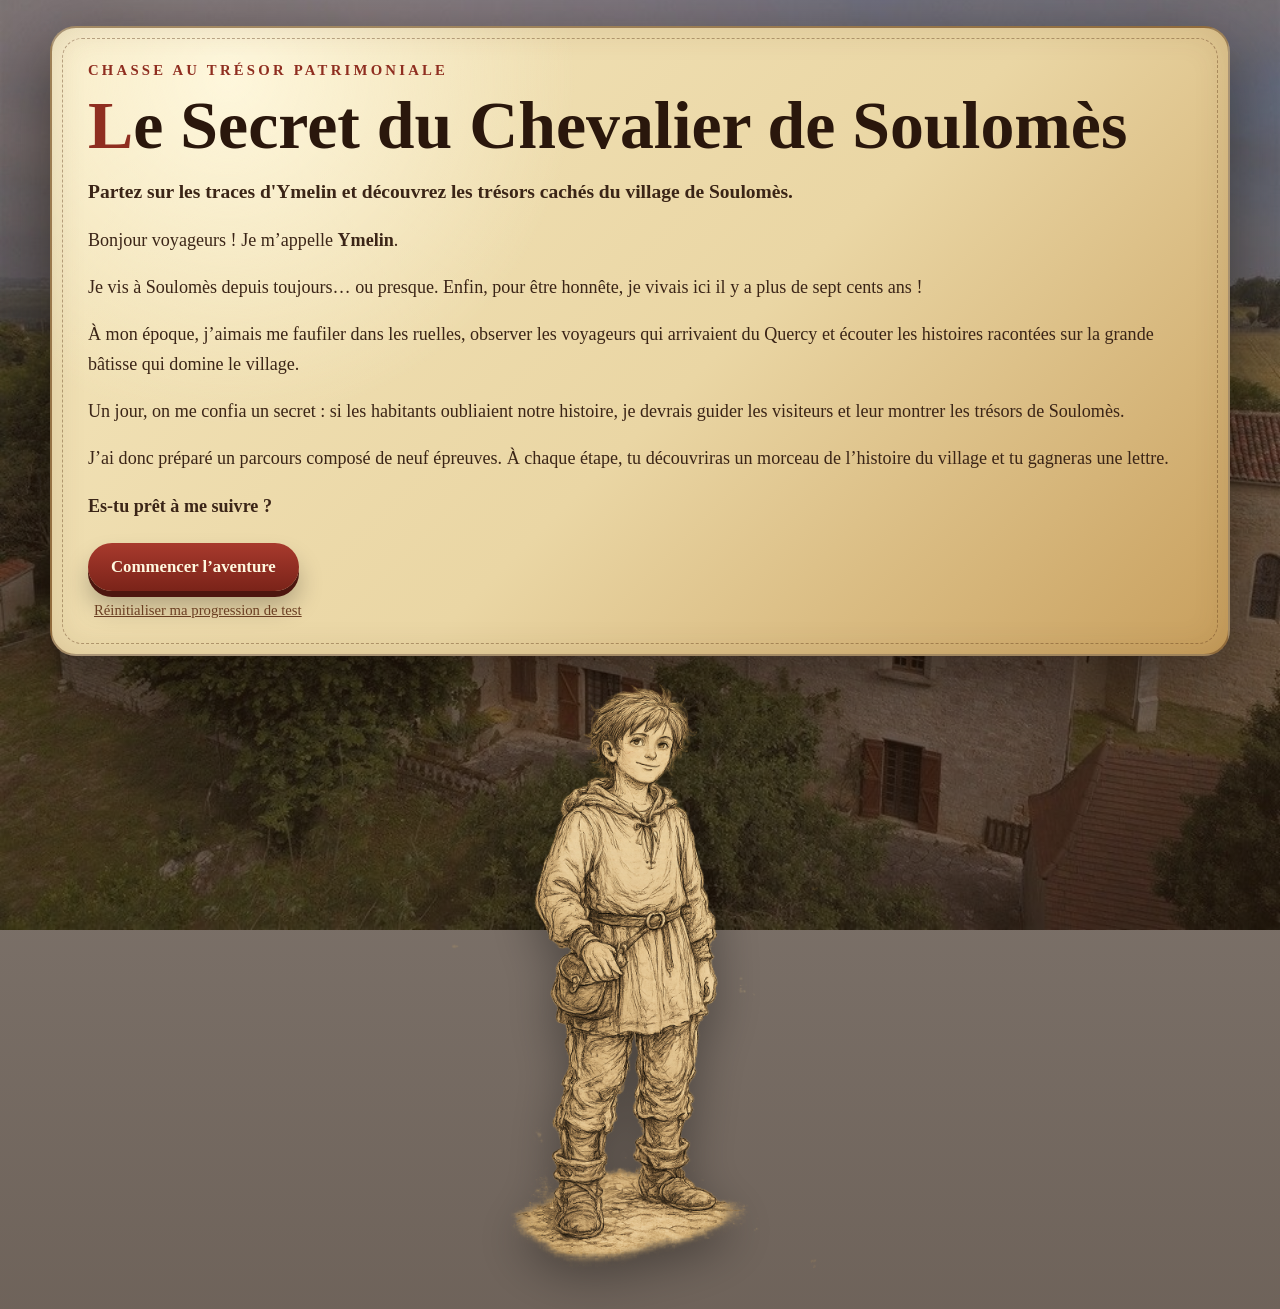
<file: index.html>
<!doctype html><html lang="fr"><head><meta charset="utf-8"><meta name="viewport" content="width=device-width, initial-scale=1"><title>Le Secret du Chevalier de Soulomès</title><link rel="stylesheet" href="style.css"></head><body><main class="page">
<section class="hero"><article class="parchment"><div class="kicker">Chasse au trésor patrimoniale</div><h1>Le Secret du Chevalier de Soulomès</h1><p class="lead">Partez sur les traces d'Ymelin et découvrez les trésors cachés du village de Soulomès.</p><p class="story">Bonjour voyageurs ! Je m’appelle <strong>Ymelin</strong>.</p><p class="story">Je vis à Soulomès depuis toujours… ou presque. Enfin, pour être honnête, je vivais ici il y a plus de sept cents ans !</p><p class="story">À mon époque, j’aimais me faufiler dans les ruelles, observer les voyageurs qui arrivaient du Quercy et écouter les histoires racontées sur la grande bâtisse qui domine le village.</p><p class="story">Un jour, on me confia un secret : si les habitants oubliaient notre histoire, je devrais guider les visiteurs et leur montrer les trésors de Soulomès.</p><p class="story">J’ai donc préparé un parcours composé de neuf épreuves. À chaque étape, tu découvriras un morceau de l’histoire du village et tu gagneras une lettre.</p><p class="story"><strong>Es-tu prêt à me suivre ?</strong></p><div class="actions"><a class="btn" href="etape1.html">Commencer l’aventure</a></div><button class="reset-progress" onclick="resetSoulomesProgress()">Réinitialiser ma progression de test</button></article><aside><img src="ymelin.png" alt="Croquis d’Ymelin" class="ymelin"></aside></section>
</main><script src="app.js"></script></body></html>
</file>
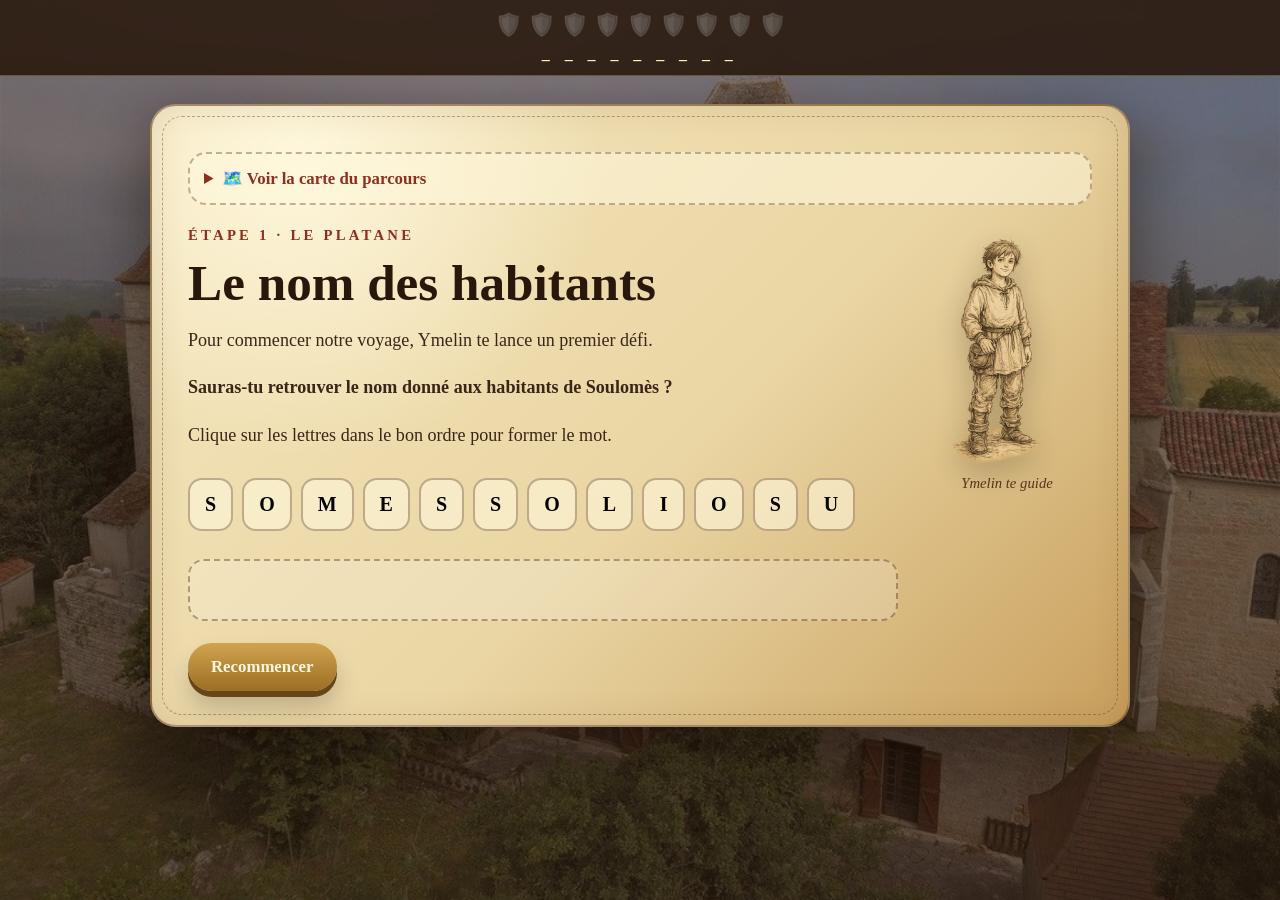
<file: etape1.html>
<!doctype html><html lang="fr"><head><meta charset="utf-8"><meta name="viewport" content="width=device-width, initial-scale=1"><title>Étape 1 · Le platane</title><link rel="stylesheet" href="style.css"></head><body><div class="topbar" data-topbar></div><main class="page"><article class="parchment game"><details class="map-box"><summary>🗺️ Voir la carte du parcours</summary><img src="carte-parcours.jpg" alt="Carte du parcours dans Soulomès" class="map-img"><p class="map-help">La carte indique les étapes et le chemin conseillé à travers le village.</p></details><div class="step-layout"><div><div class="kicker">Étape 1 · Le platane</div><h2>Le nom des habitants</h2><p class="story">Pour commencer notre voyage, Ymelin te lance un premier défi.</p><p class="story"><strong>Sauras-tu retrouver le nom donné aux habitants de Soulomès ?</strong></p><p class="story">Clique sur les lettres dans le bon ordre pour former le mot.</p><div id="letters" class="letters"></div><div id="answer" class="answerline"></div><div class="actions"><button class="btn secondary" id="reset">Recommencer</button></div><div id="success" class="message"><p>Bravo ! Les habitants de Soulomès sont les <strong>Soulomessois</strong>.</p><div class="letter-award">C</div><p class="path-note">Tu remportes la première lettre du mot mystère.</p><p><strong>Pour continuer :</strong> fais maintenant le tour de la place du village et cherche le QR code de l’étape 2.</p><span class="quick-map" onclick="openMap()">Voir la carte du parcours</span></div></div><aside><img src="ymelin.png" alt="Ymelin" class="ymelin-step"><div class="ymelin-caption">Ymelin te guide</div></aside></div></article></main><script src="app.js"></script><script>
const target="SOULOMESSOIS";const original="SOMESSOLIOSU".split("");let pool=[...original],answer=[];const letters=document.getElementById("letters"),answerBox=document.getElementById("answer");
function draw(){letters.innerHTML="";answerBox.innerHTML="";pool.forEach((l,i)=>{const b=document.createElement("button");b.className="letter";b.textContent=l;b.onclick=()=>{answer.push(l);pool.splice(i,1);check();draw()};letters.appendChild(b)});answer.forEach((l,i)=>{const b=document.createElement("button");b.className="letter";b.textContent=l;b.onclick=()=>{pool.push(l);answer.splice(i,1);draw()};answerBox.appendChild(b)})}
function check(){if(answer.join("")===target)setTimeout(()=>reveal("success",1),120)}document.getElementById("reset").onclick=()=>{pool=[...original];answer=[];document.getElementById("success").classList.remove("show");draw()};if(solvedSteps().includes(1))reveal("success");draw();
</script></body></html>
</file>
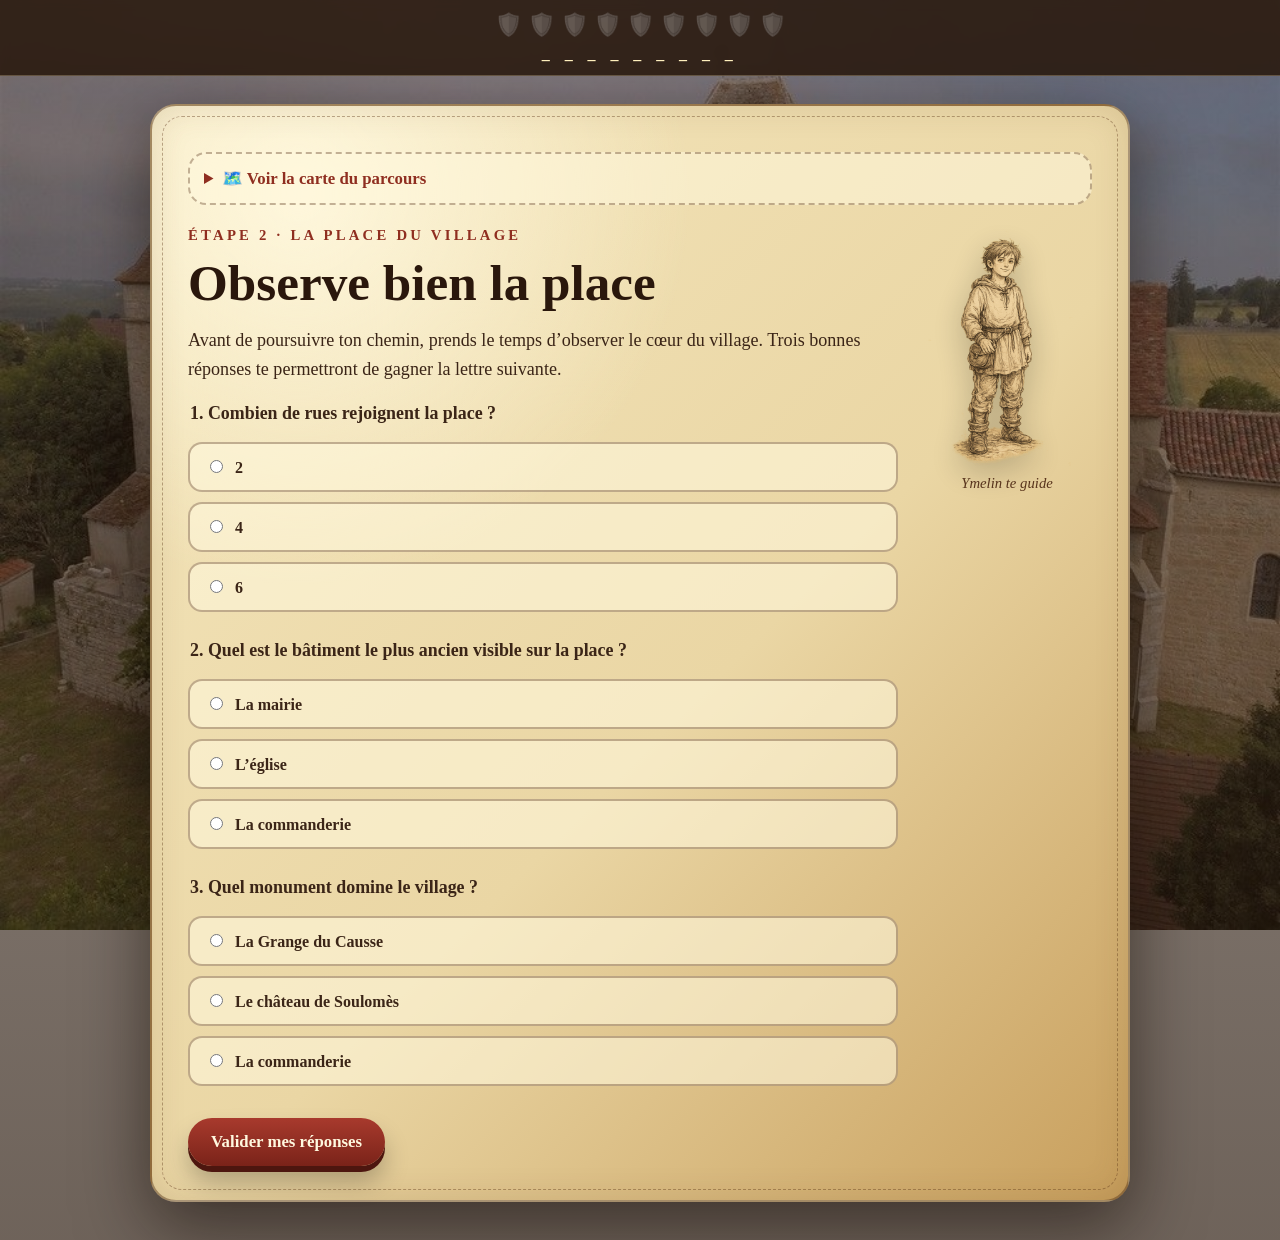
<file: etape2.html>
<!doctype html><html lang="fr"><head><meta charset="utf-8"><meta name="viewport" content="width=device-width, initial-scale=1"><title>Étape 2 · La place</title><link rel="stylesheet" href="style.css"></head><body><div class="topbar" data-topbar></div><main class="page"><article class="parchment game"><details class="map-box"><summary>🗺️ Voir la carte du parcours</summary><img src="carte-parcours.jpg" alt="Carte du parcours dans Soulomès" class="map-img"><p class="map-help">La carte indique les étapes et le chemin conseillé à travers le village.</p></details><div class="step-layout"><div><div class="kicker">Étape 2 · La place du village</div><h2>Observe bien la place</h2><p class="story">Avant de poursuivre ton chemin, prends le temps d’observer le cœur du village. Trois bonnes réponses te permettront de gagner la lettre suivante.</p><form id="quiz"><fieldset><legend>1. Combien de rues rejoignent la place ?</legend><label class="choice"><input type="radio" name="q1" value="2"> 2</label><label class="choice"><input type="radio" name="q1" value="4"> 4</label><label class="choice"><input type="radio" name="q1" value="6"> 6</label></fieldset><fieldset><legend>2. Quel est le bâtiment le plus ancien visible sur la place ?</legend><label class="choice"><input type="radio" name="q2" value="mairie"> La mairie</label><label class="choice"><input type="radio" name="q2" value="eglise"> L’église</label><label class="choice"><input type="radio" name="q2" value="commanderie"> La commanderie</label></fieldset><fieldset><legend>3. Quel monument domine le village ?</legend><label class="choice"><input type="radio" name="q3" value="grange"> La Grange du Causse</label><label class="choice"><input type="radio" name="q3" value="chateau"> Le château de Soulomès</label><label class="choice"><input type="radio" name="q3" value="commanderie"> La commanderie</label></fieldset><div class="actions"><button class="btn" type="submit">Valider mes réponses</button></div></form><div id="success" class="message"><p>Bravo ! Tu connais déjà mieux le cœur du village.</p><div class="letter-award">H</div><p class="path-note">Tu remportes la lettre H du mot mystère.</p><p><strong>Pour continuer :</strong> dirige-toi vers la petite mare du Cloup, à environ 300 mètres de la mairie, et cherche le QR code de l’étape 3.</p><span class="quick-map" onclick="openMap()">Voir la carte du parcours</span></div><div id="error" class="message"><p>Ymelin pense qu’une réponse est à revoir. Observe encore et réessaie.</p></div></div><aside><img src="ymelin.png" alt="Ymelin" class="ymelin-step"><div class="ymelin-caption">Ymelin te guide</div></aside></div></article></main><script src="app.js"></script><script>
document.querySelectorAll(".choice input").forEach(input=>{input.addEventListener("change",()=>{document.querySelectorAll(`input[name="${input.name}"]`).forEach(i=>i.closest(".choice").classList.remove("selected"));input.closest(".choice").classList.add("selected")})});
document.getElementById("quiz").addEventListener("submit",e=>{e.preventDefault();document.getElementById("error").classList.remove("show");const f=new FormData(e.target);if(f.get("q1")==="4"&&f.get("q2")==="eglise"&&f.get("q3")==="commanderie")reveal("success",2);else reveal("error")});
if(solvedSteps().includes(2))reveal("success");
</script></body></html>
</file>
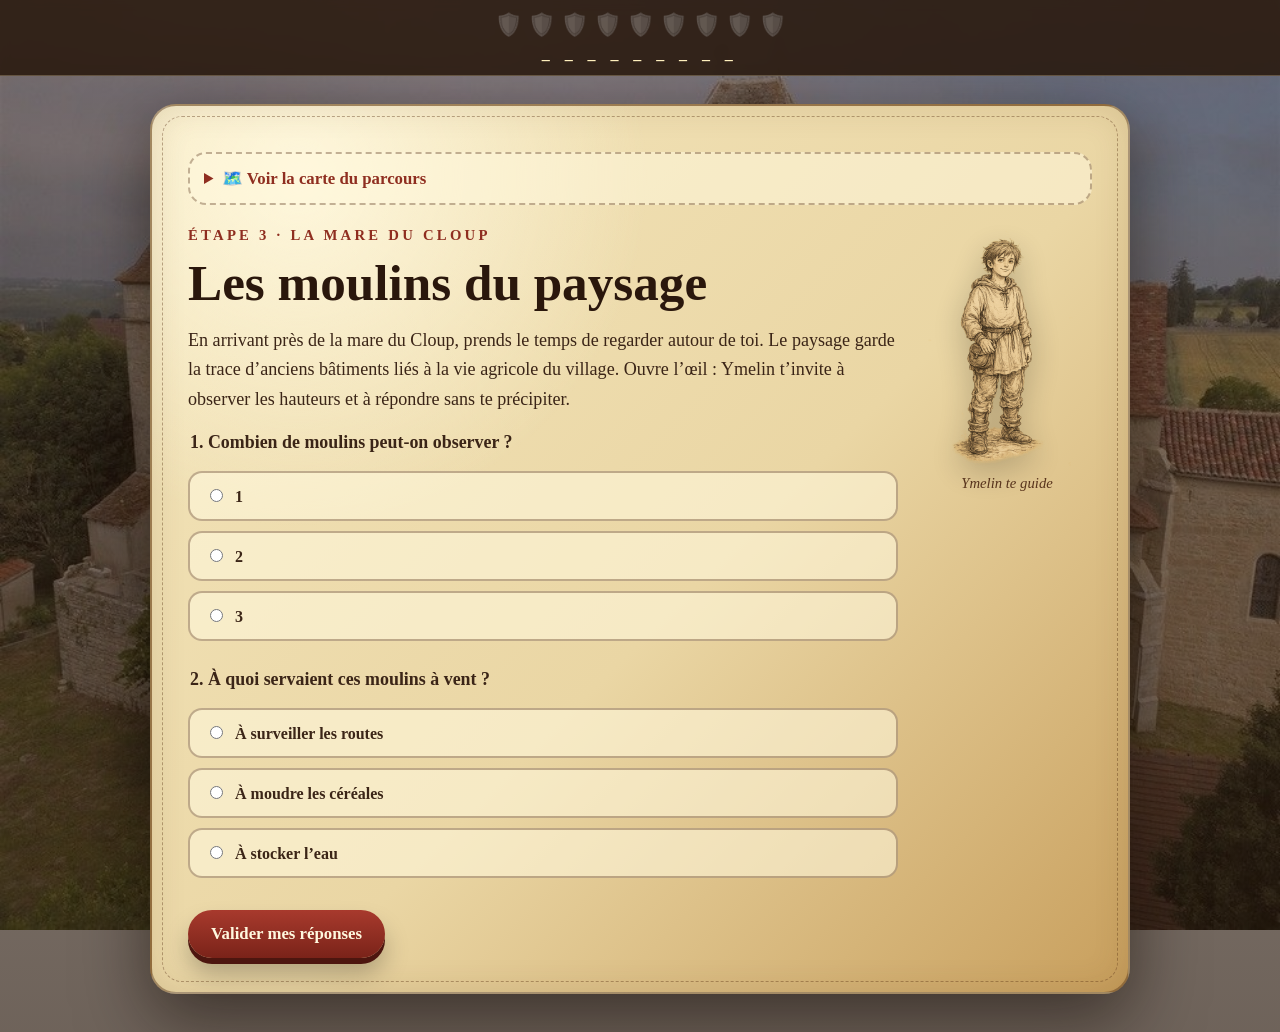
<file: etape3.html>
<!doctype html><html lang="fr"><head><meta charset="utf-8"><meta name="viewport" content="width=device-width, initial-scale=1"><title>Étape 3 · La mare du Cloup</title><link rel="stylesheet" href="style.css"></head><body><div class="topbar" data-topbar></div><main class="page"><article class="parchment game"><details class="map-box"><summary>🗺️ Voir la carte du parcours</summary><img src="carte-parcours.jpg" alt="Carte du parcours dans Soulomès" class="map-img"><p class="map-help">La carte indique les étapes et le chemin conseillé à travers le village.</p></details><div class="step-layout"><div><div class="kicker">Étape 3 · La mare du Cloup</div><h2>Les moulins du paysage</h2><p class="story">En arrivant près de la mare du Cloup, prends le temps de regarder autour de toi. Le paysage garde la trace d’anciens bâtiments liés à la vie agricole du village. Ouvre l’œil : Ymelin t’invite à observer les hauteurs et à répondre sans te précipiter.</p><form id="quiz"><fieldset><legend>1. Combien de moulins peut-on observer ?</legend><label class="choice"><input type="radio" name="q1" value="1"> 1</label><label class="choice"><input type="radio" name="q1" value="2"> 2</label><label class="choice"><input type="radio" name="q1" value="3"> 3</label></fieldset><fieldset><legend>2. À quoi servaient ces moulins à vent ?</legend><label class="choice"><input type="radio" name="q2" value="surveiller"> À surveiller les routes</label><label class="choice"><input type="radio" name="q2" value="moudre"> À moudre les céréales</label><label class="choice"><input type="radio" name="q2" value="eau"> À stocker l’eau</label></fieldset><div class="actions"><button class="btn" type="submit">Valider mes réponses</button></div></form><div id="success" class="message"><p>Exact ! On peut observer deux anciens moulins : l’un en ruine et l’autre restauré. Ces moulins à vent servaient à moudre les céréales. Grâce à la force du vent, ils permettaient de transformer le grain en farine.</p><div class="letter-award">E</div><p class="path-note">Tu remportes la lettre E du mot mystère.</p><p><strong>Pour continuer :</strong> retourne vers la mairie et cherche le QR code de l’étape 4.</p><span class="quick-map" onclick="openMap()">Voir la carte du parcours</span></div><div id="error" class="message"><p>Ymelin pense qu’une réponse est à revoir. Observe encore et réessaie.</p></div></div><aside><img src="ymelin.png" alt="Ymelin" class="ymelin-step"><div class="ymelin-caption">Ymelin te guide</div></aside></div></article></main><script src="app.js"></script><script>
document.querySelectorAll(".choice input").forEach(input=>{input.addEventListener("change",()=>{document.querySelectorAll(`input[name="${input.name}"]`).forEach(i=>i.closest(".choice").classList.remove("selected"));input.closest(".choice").classList.add("selected")})});
document.getElementById("quiz").addEventListener("submit",e=>{e.preventDefault();document.getElementById("error").classList.remove("show");const f=new FormData(e.target);if(f.get("q1")==="2"&&f.get("q2")==="moudre")reveal("success",3);else reveal("error")});
if(solvedSteps().includes(3))reveal("success");
</script></body></html>
</file>
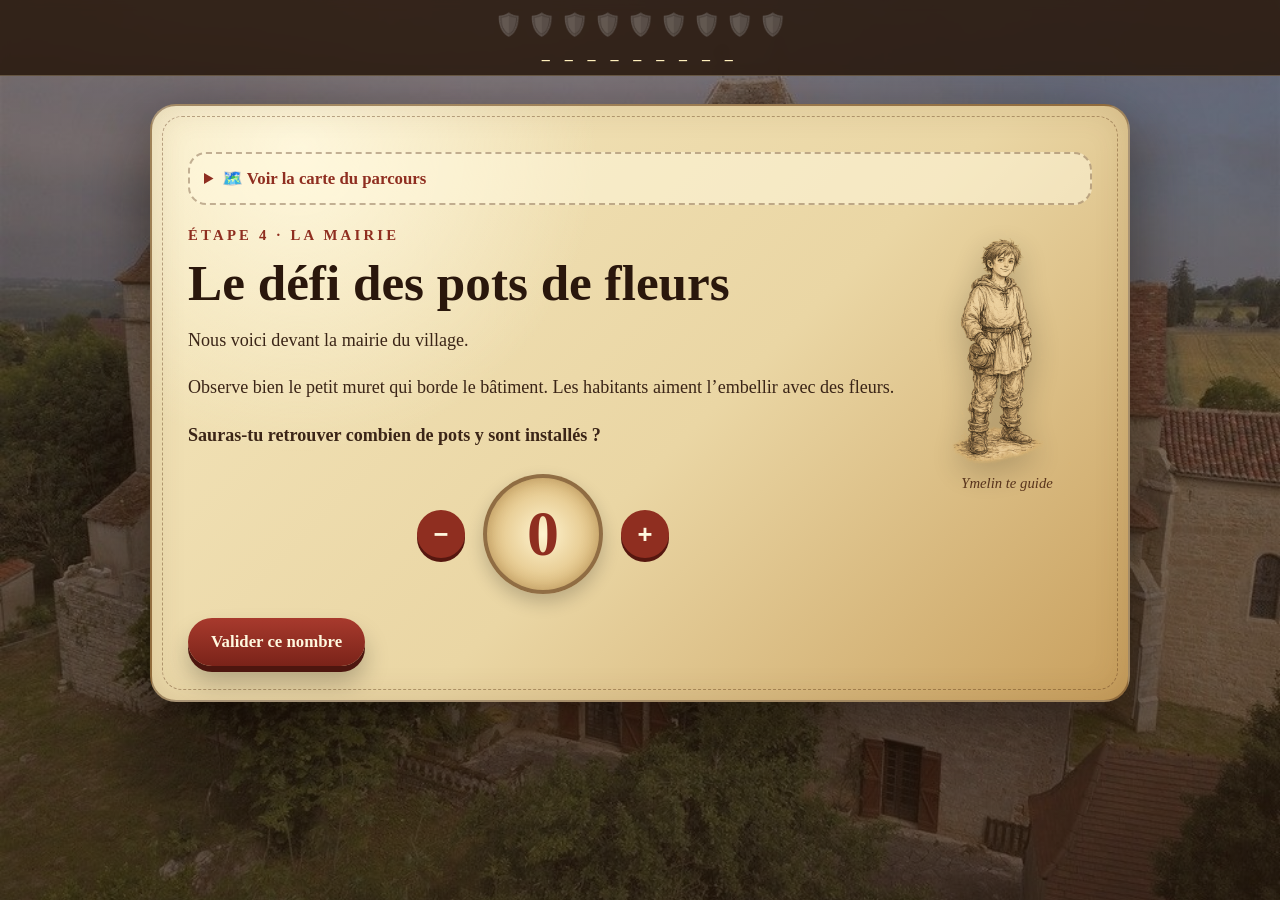
<file: etape4.html>
<!doctype html><html lang="fr"><head><meta charset="utf-8"><meta name="viewport" content="width=device-width, initial-scale=1"><title>Étape 4 · La mairie</title><link rel="stylesheet" href="style.css"></head><body><div class="topbar" data-topbar></div><main class="page"><article class="parchment game"><details class="map-box"><summary>🗺️ Voir la carte du parcours</summary><img src="carte-parcours.jpg" alt="Carte du parcours dans Soulomès" class="map-img"><p class="map-help">La carte indique les étapes et le chemin conseillé à travers le village.</p></details><div class="step-layout"><div><div class="kicker">Étape 4 · La mairie</div><h2>Le défi des pots de fleurs</h2><p class="story">Nous voici devant la mairie du village.</p><p class="story">Observe bien le petit muret qui borde le bâtiment. Les habitants aiment l’embellir avec des fleurs.</p><p class="story"><strong>Sauras-tu retrouver combien de pots y sont installés ?</strong></p><div class="number-wheel"><button class="wheel-btn" id="minus">−</button><div class="wheel-value" id="value">0</div><button class="wheel-btn" id="plus">+</button></div><div class="actions"><button class="btn" id="validate">Valider ce nombre</button></div><div id="success" class="message"><p>Bravo ! Il y a bien <strong>5 pots de fleurs</strong> sur le muret de la mairie.</p><div class="letter-award">V</div><p class="path-note">Tu remportes la quatrième lettre du mot mystère.</p><p><strong>Pour continuer :</strong> rejoins maintenant la route de Théron en direction de la Grange du Causse et cherche le QR code de l’étape 5.</p><span class="quick-map" onclick="openMap()">Voir la carte du parcours</span></div><div id="error" class="message"><p>Ce n’est pas encore cela. Observe le muret et fais tourner la roue jusqu’au bon nombre.</p></div></div><aside><img src="ymelin.png" alt="Ymelin" class="ymelin-step"><div class="ymelin-caption">Ymelin te guide</div></aside></div></article></main><script src="app.js"></script><script>let v=0;const val=document.getElementById("value");function draw(){val.textContent=v}document.getElementById("minus").onclick=()=>{v=(v+9)%10;draw()};document.getElementById("plus").onclick=()=>{v=(v+1)%10;draw()};document.getElementById("validate").onclick=()=>{document.getElementById("error").classList.remove("show");if(v===5)reveal("success",4);else reveal("error")};if(solvedSteps().includes(4))reveal("success");draw();</script></body></html>
</file>
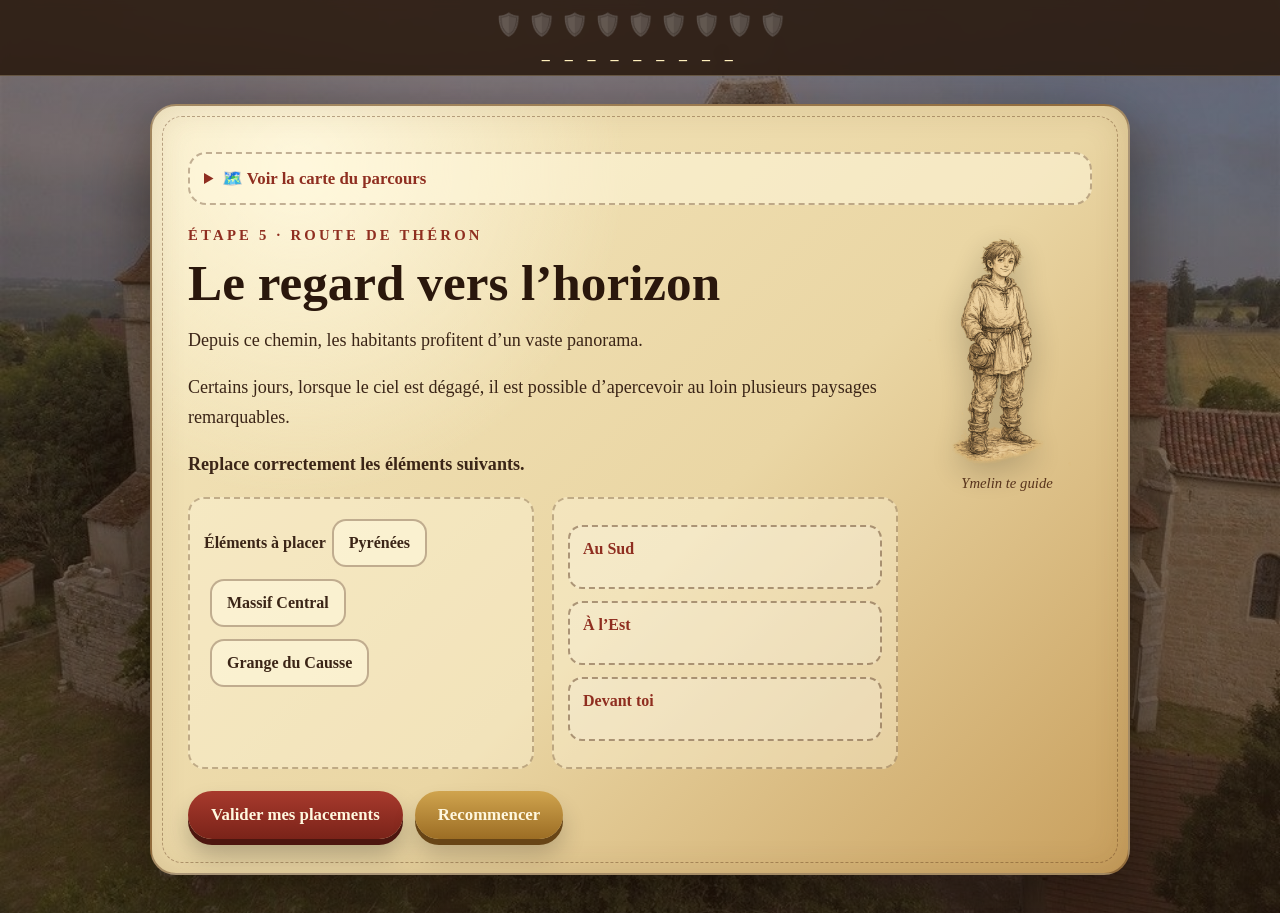
<file: etape5.html>
<!doctype html><html lang="fr"><head><meta charset="utf-8"><meta name="viewport" content="width=device-width, initial-scale=1"><title>Étape 5 · Route de Théron</title><link rel="stylesheet" href="style.css"></head><body><div class="topbar" data-topbar></div><main class="page"><article class="parchment game"><details class="map-box"><summary>🗺️ Voir la carte du parcours</summary><img src="carte-parcours.jpg" alt="Carte du parcours dans Soulomès" class="map-img"><p class="map-help">La carte indique les étapes et le chemin conseillé à travers le village.</p></details><div class="step-layout"><div><div class="kicker">Étape 5 · Route de Théron</div><h2>Le regard vers l’horizon</h2><p class="story">Depuis ce chemin, les habitants profitent d’un vaste panorama.</p><p class="story">Certains jours, lorsque le ciel est dégagé, il est possible d’apercevoir au loin plusieurs paysages remarquables.</p><p class="story"><strong>Replace correctement les éléments suivants.</strong></p><div class="drop-game"><div class="drag-bank"><strong>Éléments à placer</strong><div class="drag-item" draggable="true" data-value="pyrenees">Pyrénées</div><div class="drag-item" draggable="true" data-value="massif">Massif Central</div><div class="drag-item" draggable="true" data-value="grange">Grange du Causse</div></div><div class="drop-zones"><div class="dropzone" data-accept="pyrenees"><strong>Au Sud</strong><span></span></div><div class="dropzone" data-accept="massif"><strong>À l’Est</strong><span></span></div><div class="dropzone" data-accept="grange"><strong>Devant toi</strong><span></span></div></div></div><div class="actions"><button class="btn" id="validate">Valider mes placements</button><button class="btn secondary" id="resetDrop">Recommencer</button></div><div id="success" class="message"><p>Excellent ! Les <strong>Pyrénées</strong> se trouvent au Sud, tandis que le <strong>Massif Central</strong> s’étend vers l’Est. La <strong>Grange du Causse</strong>, elle, se trouve devant toi.</p><div class="letter-award">A</div><p class="path-note">Tu remportes la cinquième lettre du mot mystère.</p><p><strong>Pour continuer :</strong> emprunte maintenant le petit chemin qui remonte derrière la Commanderie et cherche le QR code de l’étape 6.</p><span class="quick-map" onclick="openMap()">Voir la carte du parcours</span></div><div id="error" class="message"><p>Ce n’est pas encore cela. Vérifie le paysage et replace les éléments.</p></div></div><aside><img src="ymelin.png" alt="Ymelin" class="ymelin-step"><div class="ymelin-caption">Ymelin te guide</div></aside></div></article></main><script src="app.js"></script><script>let selected=null;function setupDrag(){document.querySelectorAll(".drag-item").forEach(item=>{item.addEventListener("click",()=>{document.querySelectorAll(".drag-item").forEach(i=>i.classList.remove("selected-drag"));selected=item;item.classList.add("selected-drag")});item.addEventListener("dragstart",e=>{e.dataTransfer.setData("text/plain",item.dataset.value)})});document.querySelectorAll(".dropzone").forEach(zone=>{zone.addEventListener("click",()=>{if(selected)place(zone,selected)});zone.addEventListener("dragover",e=>e.preventDefault());zone.addEventListener("drop",e=>{e.preventDefault();const val=e.dataTransfer.getData("text/plain");const item=document.querySelector(`.drag-item[data-value="${val}"]`);if(item)place(zone,item)})})}function place(zone,item){zone.dataset.current=item.dataset.value;zone.querySelector("span").textContent=item.textContent;zone.classList.add("filled");item.style.display="none";selected=null;document.querySelectorAll(".drag-item").forEach(i=>i.classList.remove("selected-drag"))}function resetDrop(){document.querySelectorAll(".dropzone").forEach(z=>{delete z.dataset.current;z.querySelector("span").textContent="";z.classList.remove("filled")});document.querySelectorAll(".drag-item").forEach(i=>{i.style.display="inline-block";i.classList.remove("selected-drag")});document.getElementById("success").classList.remove("show");document.getElementById("error").classList.remove("show")}document.getElementById("resetDrop").onclick=resetDrop;document.getElementById("validate").onclick=()=>{document.getElementById("error").classList.remove("show");const ok=[...document.querySelectorAll(".dropzone")].every(z=>z.dataset.current===z.dataset.accept);if(ok)reveal("success",5);else reveal("error")};if(solvedSteps().includes(5))reveal("success");setupDrag();</script></body></html>
</file>
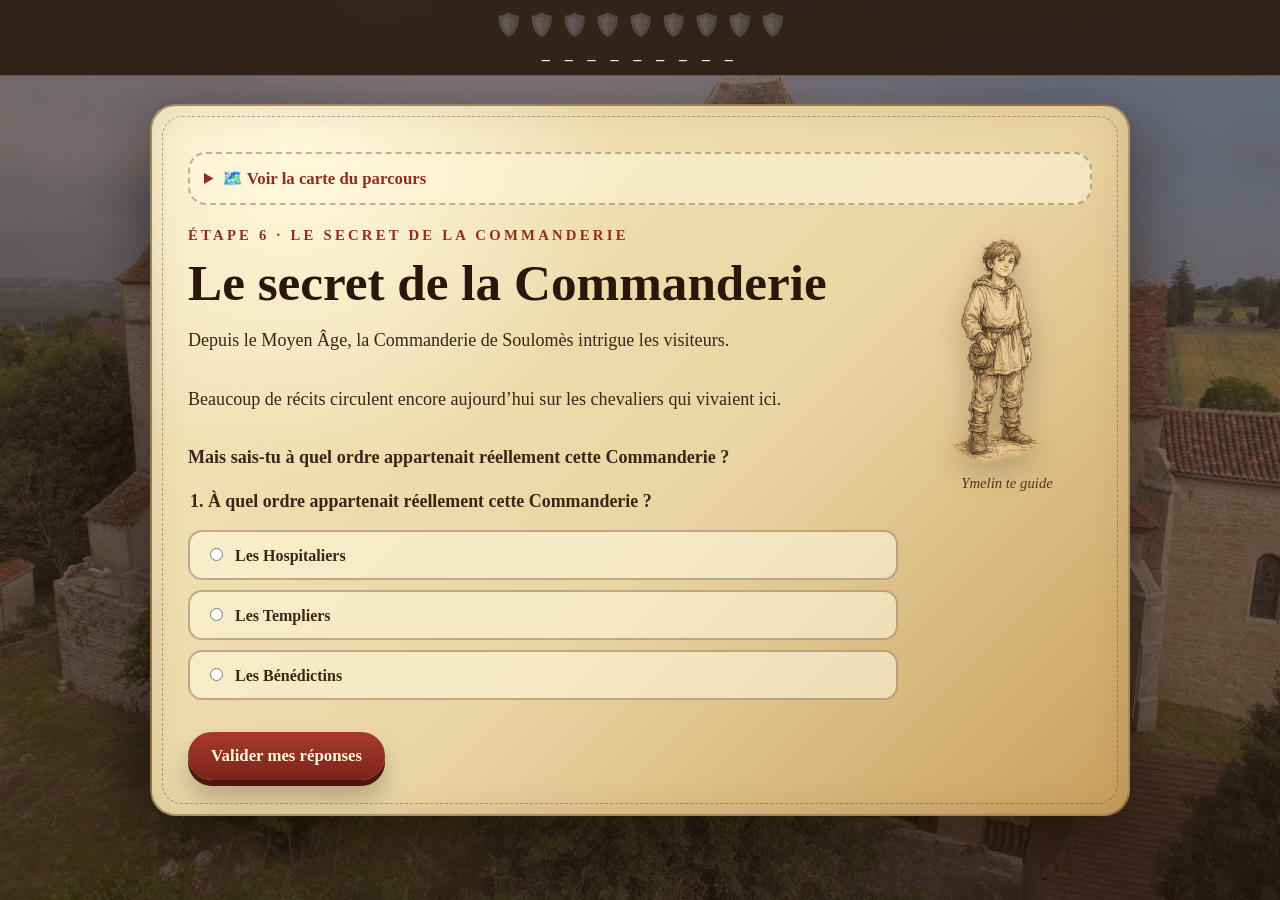
<file: etape6.html>
<!doctype html><html lang="fr"><head><meta charset="utf-8"><meta name="viewport" content="width=device-width, initial-scale=1"><title>Étape 6 · La Commanderie</title><link rel="stylesheet" href="style.css"></head><body><div class="topbar" data-topbar></div><main class="page"><article class="parchment game"><details class="map-box"><summary>🗺️ Voir la carte du parcours</summary><img src="carte-parcours.jpg" alt="Carte du parcours dans Soulomès" class="map-img"><p class="map-help">La carte indique les étapes et le chemin conseillé à travers le village.</p></details><div class="step-layout"><div><div class="kicker">Étape 6 · Le secret de la Commanderie</div><h2>Le secret de la Commanderie</h2><p class="story">Depuis le Moyen Âge, la Commanderie de Soulomès intrigue les visiteurs.<br><br>Beaucoup de récits circulent encore aujourd’hui sur les chevaliers qui vivaient ici.<br><br><strong>Mais sais-tu à quel ordre appartenait réellement cette Commanderie ?</strong></p><form id="quiz"><fieldset><legend>1. À quel ordre appartenait réellement cette Commanderie ?</legend><label class="choice"><input type="radio" name="q1" value="hospitaliers"> Les Hospitaliers</label><label class="choice"><input type="radio" name="q1" value="templiers"> Les Templiers</label><label class="choice"><input type="radio" name="q1" value="benedictins"> Les Bénédictins</label></fieldset><div class="actions"><button class="btn" type="submit">Valider mes réponses</button></div></form><div id="success" class="message"><p>Bravo ! La Commanderie de Soulomès appartenait aux Hospitaliers, membres de l’Ordre de Saint-Jean de Jérusalem.<br><br>Cet ordre gérait des terres agricoles, accueillait les voyageurs et administrait de nombreuses commanderies à travers l’Europe.<br><br>Les Hospitaliers sont souvent confondus avec les Templiers, mais il s’agissait de deux ordres différents.</p><div class="letter-award">L</div><p class="path-note">Tu remportes la lettre L du mot mystère.</p><p><strong>Pour continuer :</strong> continue le long des murs de la Commanderie et cherche le QR code de l’étape 7.</p><span class="quick-map" onclick="openMap()">Voir la carte du parcours</span></div><div id="error" class="message"><p>Ymelin pense qu’une réponse est à revoir. Observe encore et réessaie.</p></div></div><aside><img src="ymelin.png" alt="Ymelin" class="ymelin-step"><div class="ymelin-caption">Ymelin te guide</div></aside></div></article></main><script src="app.js"></script><script>
document.querySelectorAll(".choice input").forEach(input=>{input.addEventListener("change",()=>{document.querySelectorAll(`input[name="${input.name}"]`).forEach(i=>i.closest(".choice").classList.remove("selected"));input.closest(".choice").classList.add("selected")})});
document.getElementById("quiz").addEventListener("submit",e=>{e.preventDefault();document.getElementById("error").classList.remove("show");const f=new FormData(e.target);if(f.get("q1")==="hospitaliers")reveal("success",6);else reveal("error")});
if(solvedSteps().includes(6))reveal("success");
</script></body></html>
</file>
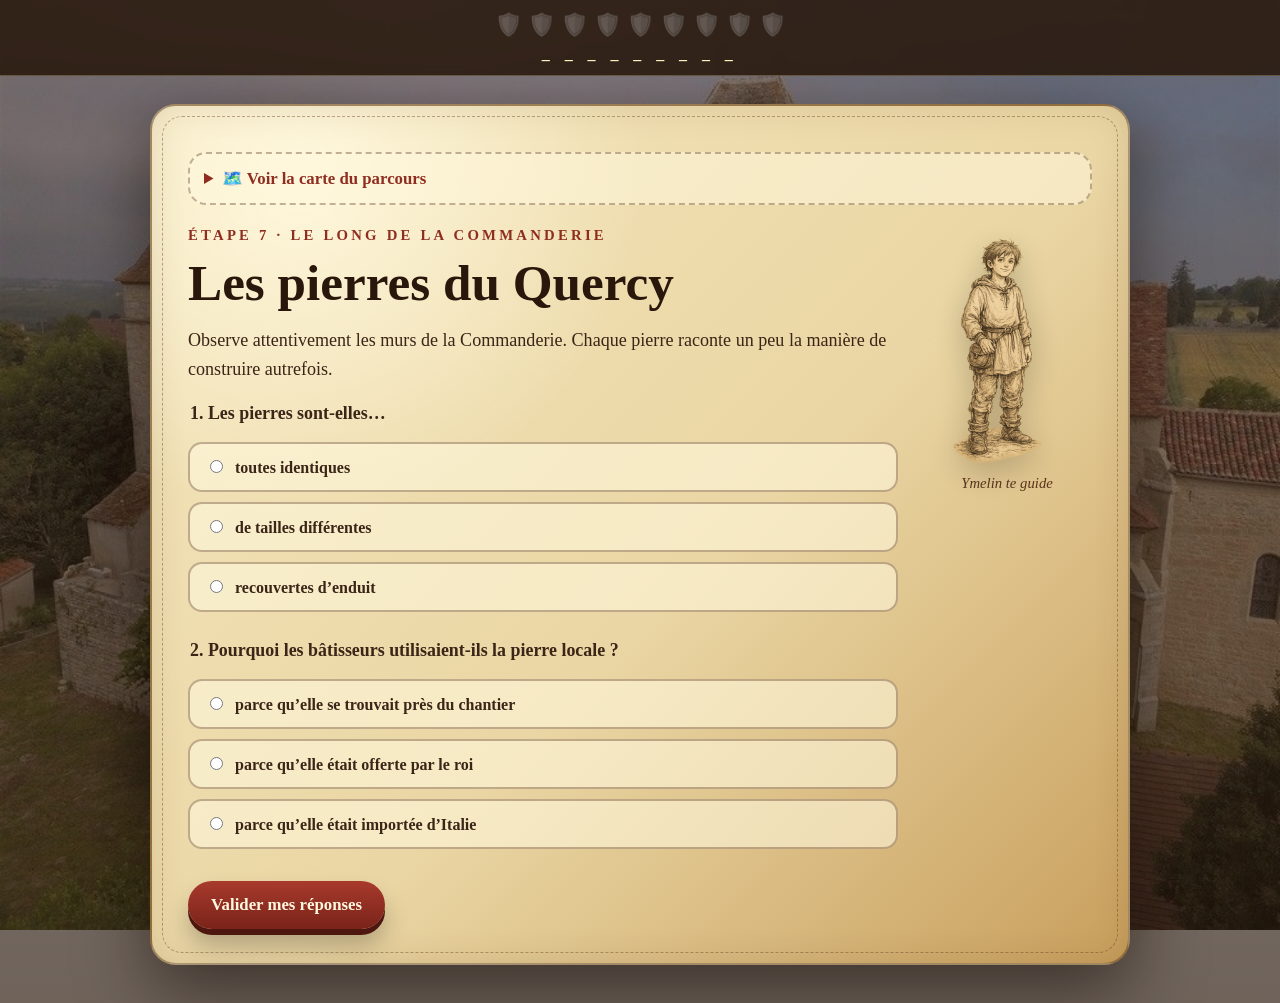
<file: etape7.html>
<!doctype html><html lang="fr"><head><meta charset="utf-8"><meta name="viewport" content="width=device-width, initial-scale=1"><title>Étape 7 · Les pierres</title><link rel="stylesheet" href="style.css"></head><body><div class="topbar" data-topbar></div><main class="page"><article class="parchment game"><details class="map-box"><summary>🗺️ Voir la carte du parcours</summary><img src="carte-parcours.jpg" alt="Carte du parcours dans Soulomès" class="map-img"><p class="map-help">La carte indique les étapes et le chemin conseillé à travers le village.</p></details><div class="step-layout"><div><div class="kicker">Étape 7 · Le long de la Commanderie</div><h2>Les pierres du Quercy</h2><p class="story">Observe attentivement les murs de la Commanderie. Chaque pierre raconte un peu la manière de construire autrefois.</p><form id="quiz"><fieldset><legend>1. Les pierres sont-elles…</legend><label class="choice"><input type="radio" name="q1" value="identiques"> toutes identiques</label><label class="choice"><input type="radio" name="q1" value="differentes"> de tailles différentes</label><label class="choice"><input type="radio" name="q1" value="enduit"> recouvertes d’enduit</label></fieldset><fieldset><legend>2. Pourquoi les bâtisseurs utilisaient-ils la pierre locale ?</legend><label class="choice"><input type="radio" name="q2" value="proche"> parce qu’elle se trouvait près du chantier</label><label class="choice"><input type="radio" name="q2" value="roi"> parce qu’elle était offerte par le roi</label><label class="choice"><input type="radio" name="q2" value="italie"> parce qu’elle était importée d’Italie</label></fieldset><div class="actions"><button class="btn" type="submit">Valider mes réponses</button></div></form><div id="success" class="message"><p>Exact ! Les bâtisseurs utilisaient la pierre locale car elle était disponible à proximité, coûtait moins cher à transporter et convenait parfaitement aux constructions de la région.</p><div class="letter-award">I</div><p class="path-note">Tu remportes la lettre I du mot mystère.</p><p><strong>Pour continuer :</strong> dirige-toi maintenant vers l’entrée de la cave voûtée et cherche le QR code de l’étape 8.</p><span class="quick-map" onclick="openMap()">Voir la carte du parcours</span></div><div id="error" class="message"><p>Ymelin pense qu’une réponse est à revoir. Observe encore et réessaie.</p></div></div><aside><img src="ymelin.png" alt="Ymelin" class="ymelin-step"><div class="ymelin-caption">Ymelin te guide</div></aside></div></article></main><script src="app.js"></script><script>
document.querySelectorAll(".choice input").forEach(input=>{input.addEventListener("change",()=>{document.querySelectorAll(`input[name="${input.name}"]`).forEach(i=>i.closest(".choice").classList.remove("selected"));input.closest(".choice").classList.add("selected")})});
document.getElementById("quiz").addEventListener("submit",e=>{e.preventDefault();document.getElementById("error").classList.remove("show");const f=new FormData(e.target);if(f.get("q1")==="differentes"&&f.get("q2")==="proche")reveal("success",7);else reveal("error")});
if(solvedSteps().includes(7))reveal("success");
</script></body></html>
</file>
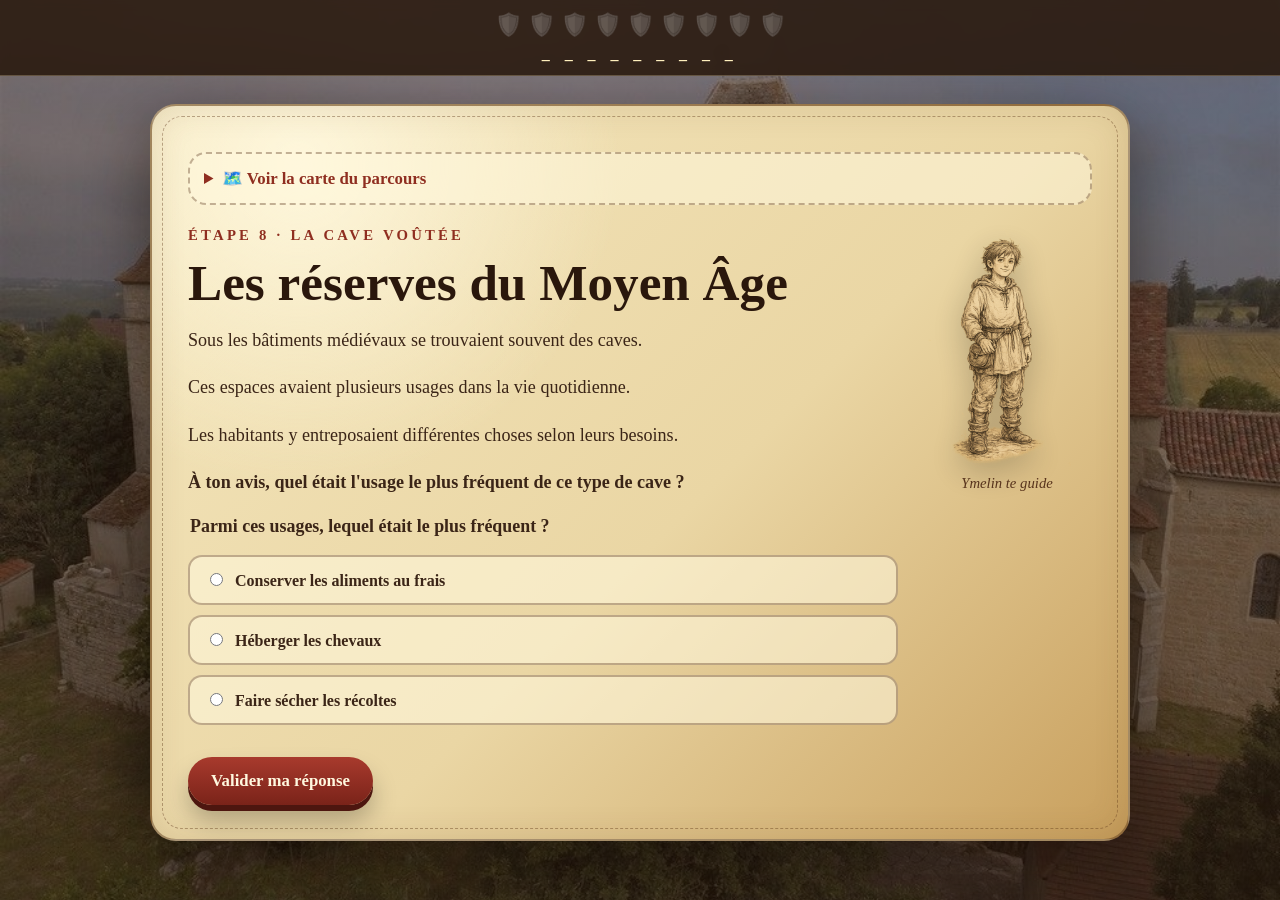
<file: etape8.html>
<!doctype html>
<html lang="fr">
<head>
<meta charset="utf-8">
<meta name="viewport" content="width=device-width, initial-scale=1">
<title>Étape 8 · La cave voûtée</title>
<link rel="stylesheet" href="style.css">
</head>
<body>

<div class="topbar" data-topbar></div>

<main class="page">
<article class="parchment game">

<details class="map-box">
<summary>🗺️ Voir la carte du parcours</summary>
<img src="carte-parcours.jpg" alt="Carte du parcours dans Soulomès" class="map-img">
<p class="map-help">La carte indique les étapes et le chemin conseillé à travers le village.</p>
</details>

<div class="step-layout">

<div>

<div class="kicker">Étape 8 · La cave voûtée</div>

<h2>Les réserves du Moyen Âge</h2>

<p class="story">
Sous les bâtiments médiévaux se trouvaient souvent des caves.
</p>

<p class="story">
Ces espaces avaient plusieurs usages dans la vie quotidienne.
</p>

<p class="story">
Les habitants y entreposaient différentes choses selon leurs besoins.
</p>

<p class="story">
<strong>À ton avis, quel était l'usage le plus fréquent de ce type de cave ?</strong>
</p>

<form id="quiz">

<fieldset>
<legend>Parmi ces usages, lequel était le plus fréquent ?</legend>

<label class="choice">
<input type="radio" name="q1" value="aliments">
Conserver les aliments au frais
</label>

<label class="choice">
<input type="radio" name="q1" value="chevaux">
Héberger les chevaux
</label>

<label class="choice">
<input type="radio" name="q1" value="secher">
Faire sécher les récoltes
</label>

</fieldset>

<div class="actions">
<button class="btn" type="submit">Valider ma réponse</button>
</div>

</form>

<div id="success" class="message">

<p>
Bien joué !
Grâce à leur température stable tout au long de l'année,
les caves servaient principalement à conserver les aliments.
</p>

<p>
Elles permettaient de stocker notamment des denrées fragiles
à l'abri de la chaleur.
</p>

<div class="letter-award">E</div>

<p class="path-note">
Tu remportes la huitième lettre du mot mystère.
</p>

<p>
<strong>Pour continuer :</strong>
pour terminer l'aventure, rends-toi devant l'église Sainte‑Marie‑Madeleine
et cherche le QR code de l'étape 9.
</p>

<span class="quick-map" onclick="openMap()">Voir la carte du parcours</span>

</div>

<div id="error" class="message">
<p>
Ymelin pense qu'une réponse est à revoir.
Observe encore et réessaie.
</p>
</div>

</div>

<aside>
<img src="ymelin.png" alt="Ymelin" class="ymelin-step">
<div class="ymelin-caption">Ymelin te guide</div>
</aside>

</div>
</article>
</main>

<script src="app.js"></script>

<script>
document.querySelectorAll(".choice input").forEach(input=>{
 input.addEventListener("change",()=>{
   document.querySelectorAll(`input[name="${input.name}"]`)
     .forEach(i=>i.closest(".choice").classList.remove("selected"));
   input.closest(".choice").classList.add("selected");
 });
});

document.getElementById("quiz").addEventListener("submit",e=>{
 e.preventDefault();

 document.getElementById("error").classList.remove("show");

 const f=new FormData(e.target);

 if(f.get("q1")==="aliments"){
   reveal("success",8);
 }else{
   reveal("error");
 }
});

if(typeof solvedSteps==="function" && solvedSteps().includes(8)){
 reveal("success");
}
</script>

</body>
</html>
</file>
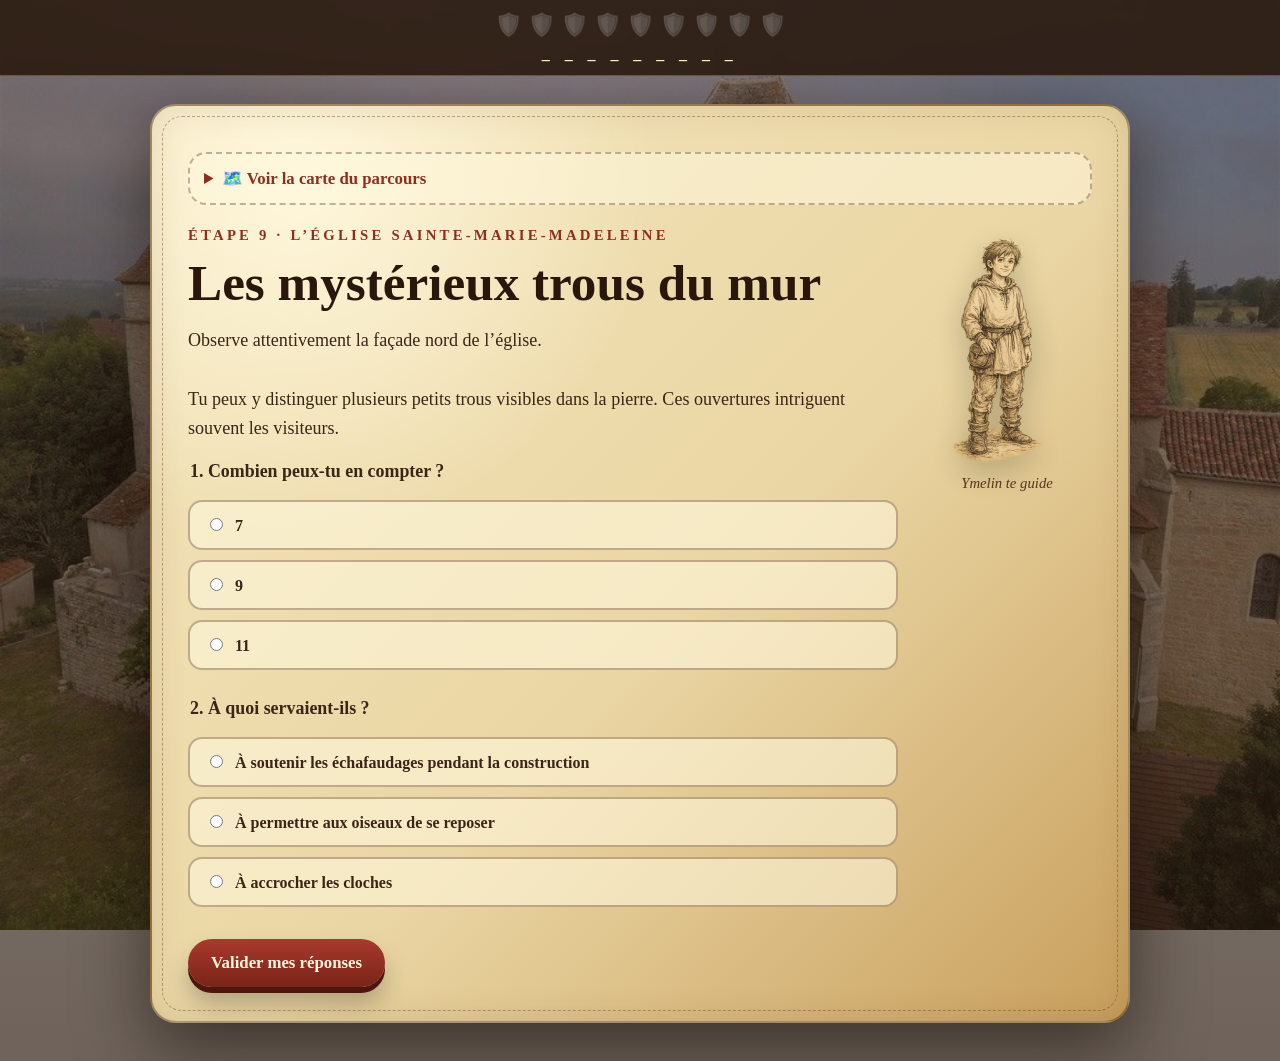
<file: etape9.html>
<!doctype html><html lang="fr"><head><meta charset="utf-8"><meta name="viewport" content="width=device-width, initial-scale=1"><title>Étape 9 · L’église</title><link rel="stylesheet" href="style.css"></head><body><div class="topbar" data-topbar></div><main class="page"><article class="parchment game"><details class="map-box"><summary>🗺️ Voir la carte du parcours</summary><img src="carte-parcours.jpg" alt="Carte du parcours dans Soulomès" class="map-img"><p class="map-help">La carte indique les étapes et le chemin conseillé à travers le village.</p></details><div class="step-layout"><div><div class="kicker">Étape 9 · L’église Sainte-Marie-Madeleine</div><h2>Les mystérieux trous du mur</h2><p class="story">Observe attentivement la façade nord de l’église.<br><br>Tu peux y distinguer plusieurs petits trous visibles dans la pierre. Ces ouvertures intriguent souvent les visiteurs.</p><form id="quiz"><fieldset><legend>1. Combien peux-tu en compter ?</legend><label class="choice"><input type="radio" name="q1" value="7"> 7</label><label class="choice"><input type="radio" name="q1" value="9"> 9</label><label class="choice"><input type="radio" name="q1" value="11"> 11</label></fieldset><fieldset><legend>2. À quoi servaient-ils ?</legend><label class="choice"><input type="radio" name="q2" value="echafaudages"> À soutenir les échafaudages pendant la construction</label><label class="choice"><input type="radio" name="q2" value="oiseaux"> À permettre aux oiseaux de se reposer</label><label class="choice"><input type="radio" name="q2" value="cloches"> À accrocher les cloches</label></fieldset><div class="actions"><button class="btn" type="submit">Valider mes réponses</button></div></form><div id="success" class="message"><p>Exact ! Ces trous sont appelés des trous de boulin. Ils accueillaient les poutres servant à soutenir les échafaudages pendant la construction ou les réparations du bâtiment.</p><div class="letter-award">R</div><p class="path-note">Tu remportes la lettre R du mot mystère.</p><p><strong>Pour continuer :</strong> <a class="btn" href="fin.html">Découvrir le mot mystère</a></p><span class="quick-map" onclick="openMap()">Voir la carte du parcours</span></div><div id="error" class="message"><p>Ymelin pense qu’une réponse est à revoir. Observe encore et réessaie.</p></div></div><aside><img src="ymelin.png" alt="Ymelin" class="ymelin-step"><div class="ymelin-caption">Ymelin te guide</div></aside></div></article></main><script src="app.js"></script><script>
document.querySelectorAll(".choice input").forEach(input=>{input.addEventListener("change",()=>{document.querySelectorAll(`input[name="${input.name}"]`).forEach(i=>i.closest(".choice").classList.remove("selected"));input.closest(".choice").classList.add("selected")})});
document.getElementById("quiz").addEventListener("submit",e=>{e.preventDefault();document.getElementById("error").classList.remove("show");const f=new FormData(e.target);if(f.get("q1")==="9"&&f.get("q2")==="echafaudages")reveal("success",9);else reveal("error")});
if(solvedSteps().includes(9))reveal("success");
</script></body></html>
</file>
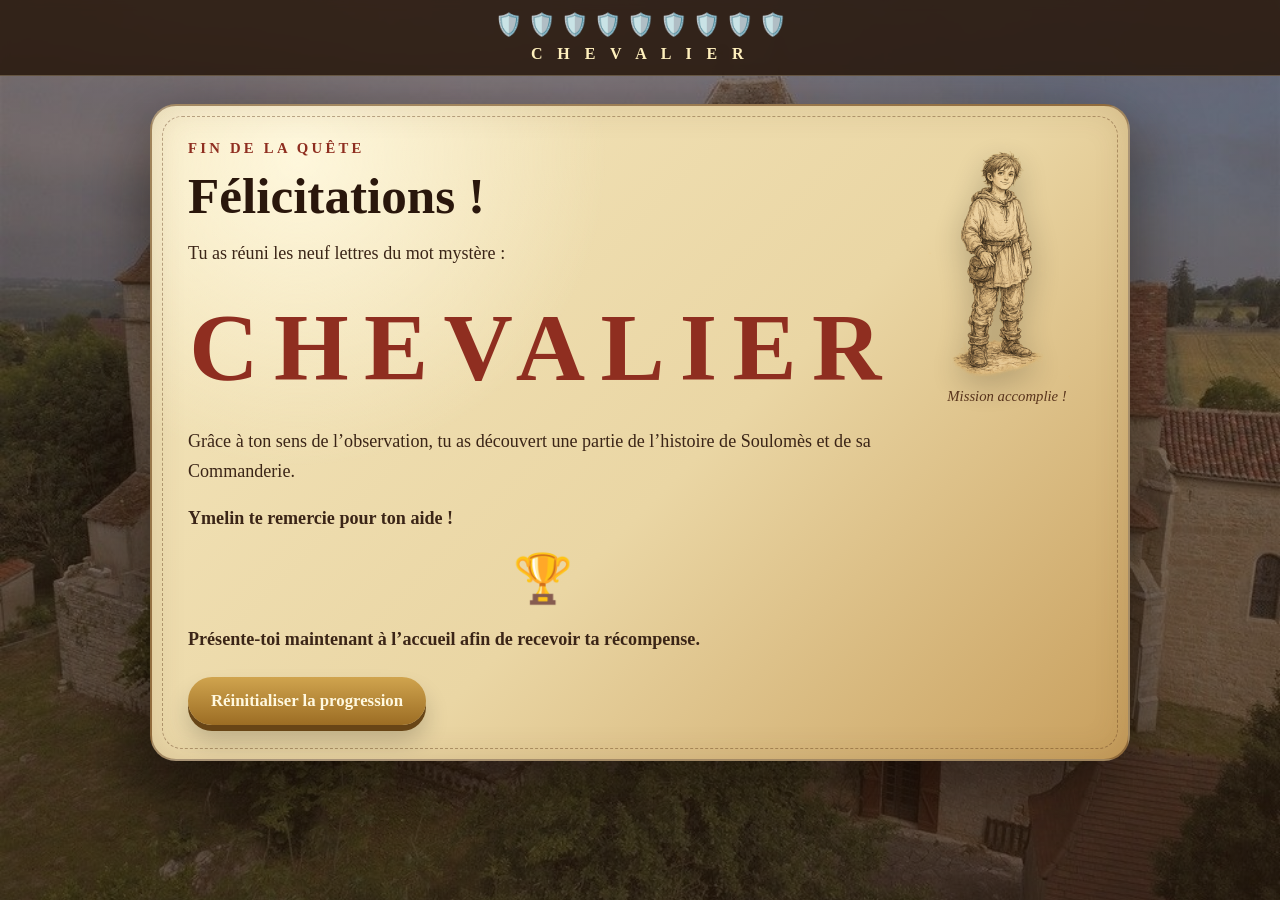
<file: fin.html>
<!doctype html><html lang="fr"><head><meta charset="utf-8"><meta name="viewport" content="width=device-width, initial-scale=1"><title>Fin · Le Secret du Chevalier</title><link rel="stylesheet" href="style.css"></head><body><div class="topbar" data-topbar></div><main class="page"><article class="parchment game"><div class="step-layout"><div><div class="kicker">Fin de la quête</div><h2>Félicitations !</h2><p class="story">Tu as réuni les neuf lettres du mot mystère :</p><div class="final-word">CHEVALIER</div><p class="story">Grâce à ton sens de l’observation, tu as découvert une partie de l’histoire de Soulomès et de sa Commanderie.</p><p class="story"><strong>Ymelin te remercie pour ton aide !</strong></p><div class="final-badge">🏆</div><p class="story"><strong>Présente-toi maintenant à l’accueil afin de recevoir ta récompense.</strong></p><div class="actions"><button class="btn secondary" onclick="resetSoulomesProgress()">Réinitialiser la progression</button></div></div><aside><img src="ymelin.png" alt="Ymelin" class="ymelin-step"><div class="ymelin-caption">Mission accomplie !</div></aside></div></article></main><script src="app.js"></script><script>[1,2,3,4,5,6,7,8,9].forEach(saveSolved);</script></body></html>
</file>
<file: style.css>
:root{--ink:#3b2517;--brown:#5a351d;--red:#8f2e20;--gold:#b98735;--paper:#ead6a4;--paper-light:#f4e6bd;--paper-dark:#c89f5d}*{box-sizing:border-box}html,body{margin:0;min-height:100%;font-family:Georgia,"Times New Roman",serif;color:var(--ink)}body{background:linear-gradient(rgba(42,25,12,.50),rgba(42,25,12,.68)),url("commanderie.jpg") center/cover fixed no-repeat}.page{width:min(1180px,94vw);margin:26px auto 38px}.parchment{position:relative;padding:34px 36px;border-radius:26px;background:radial-gradient(circle at 15% 8%,rgba(255,248,222,.95),transparent 30%),linear-gradient(135deg,var(--paper-light),var(--paper) 55%,var(--paper-dark));border:2px solid rgba(83,49,22,.48);box-shadow:0 24px 70px rgba(18,9,3,.55),inset 0 0 35px rgba(93,54,22,.14)}.parchment:before{content:"";position:absolute;inset:10px;border:1px dashed rgba(92,54,23,.40);border-radius:20px;pointer-events:none}.kicker{text-transform:uppercase;letter-spacing:.22em;font-weight:bold;color:var(--red);font-size:.92rem}h1{font-size:clamp(2.25rem,5.3vw,4.8rem);line-height:.95;margin:.22em 0 .28em;color:#2a170c}h1::first-letter{color:#8f2e20}h2{font-size:clamp(1.9rem,4vw,3.25rem);line-height:1;margin:.25em 0;color:#2a170c}.lead{font-weight:bold;font-size:1.22rem;line-height:1.45}.story{font-size:1.13rem;line-height:1.62}.ymelin{width:min(410px,80vw);display:block;margin:0 auto;filter:drop-shadow(0 18px 24px rgba(0,0,0,.35));opacity:.98}.btn{border:0;border-radius:999px;background:linear-gradient(#a83a2d,#7a2319);color:#fff8df;padding:14px 23px;font-size:1.05rem;font-weight:bold;text-decoration:none;display:inline-block;cursor:pointer;box-shadow:0 6px 0 #4d160f,0 16px 25px rgba(0,0,0,.25);font-family:Georgia,'Times New Roman',serif}.btn.secondary{background:linear-gradient(#d0a44e,#9c6d24);box-shadow:0 6px 0 #684516,0 16px 25px rgba(0,0,0,.20)}.actions{display:flex;flex-wrap:wrap;gap:12px;margin-top:22px}.reset-progress{margin-top:10px;font-size:.92rem;color:#6b3f23;text-decoration:underline;background:none;border:0;cursor:pointer;font-family:Georgia,'Times New Roman',serif}.topbar{position:sticky;top:0;z-index:10;background:rgba(39,23,11,.86);backdrop-filter:blur(5px);padding:12px 2vw;border-bottom:1px solid rgba(255,238,190,.25)}.progress{display:flex;justify-content:center;gap:6px;flex-wrap:wrap}.shield{opacity:.28;font-size:22px;filter:grayscale(1)}.shield.filled{opacity:1;filter:none}.mystery{text-align:center;color:#fff0bd;font-weight:bold;letter-spacing:.34em;margin-top:7px}.game{max-width:980px;margin:28px auto}.choice,.letter,.drag-item{border:2px solid rgba(83,48,20,.35);background:rgba(255,248,221,.58);border-radius:14px;padding:13px 15px;margin:10px 0;cursor:pointer;font-weight:bold;transition:.15s;font-family:Georgia,'Times New Roman',serif;font-size:1rem}.choice{display:block}.choice:hover,.letter:hover,.drag-item:hover{transform:translateY(-1px);background:rgba(255,248,221,.86)}.choice.selected{outline:3px solid rgba(184,138,57,.48)}.letters{display:flex;gap:9px;flex-wrap:wrap;margin:18px 0}.letter{min-width:43px;text-align:center;font-size:1.25rem;display:inline-block}.answerline{min-height:62px;display:flex;gap:9px;flex-wrap:wrap;padding:10px;border:2px dashed rgba(75,42,18,.40);border-radius:16px;background:rgba(255,255,255,.18)}.message{margin-top:20px;padding:17px;border-radius:16px;background:rgba(255,248,221,.72);border-left:7px solid var(--gold);display:none}.message.show{display:block}.letter-award{font-size:4rem;color:var(--red);font-weight:bold;text-align:center;margin:8px 0}.path-note{font-weight:bold;color:var(--red)}fieldset{border:0;margin:18px 0;padding:0}legend{font-weight:bold;font-size:1.12rem;margin-bottom:8px}input{margin-right:8px}.map-box{margin:12px 0 22px;padding:14px;border-radius:18px;background:rgba(255,248,221,.55);border:2px dashed rgba(83,48,20,.35)}.map-box summary{cursor:pointer;font-weight:bold;color:var(--red);font-size:1.05rem}.map-img{width:100%;max-width:900px;display:block;margin:14px auto 8px;border-radius:14px;border:2px solid rgba(83,48,20,.35);box-shadow:0 8px 18px rgba(0,0,0,.18)}.map-help{font-size:.98rem;line-height:1.45}.step-layout{display:grid;grid-template-columns:minmax(0,1fr) 170px;gap:24px;align-items:start}.ymelin-step{width:160px;max-width:100%;opacity:.98;filter:drop-shadow(0 10px 16px rgba(0,0,0,.22));position:sticky;top:96px}.ymelin-caption{text-align:center;font-style:italic;font-size:.92rem;color:var(--brown);margin-top:4px}.quick-map{display:inline-block;margin-top:10px;color:var(--red);font-weight:bold;text-decoration:underline;cursor:pointer}.number-wheel{display:flex;align-items:center;justify-content:center;gap:18px;margin:24px 0;flex-wrap:wrap}.wheel-value{width:120px;height:120px;border-radius:50%;display:grid;place-items:center;font-size:4rem;font-weight:bold;color:var(--red);background:radial-gradient(circle,#fff4cf,#d2a85d);border:4px solid rgba(80,45,20,.55);box-shadow:inset 0 0 16px rgba(70,35,12,.25),0 8px 18px rgba(0,0,0,.2)}.wheel-btn{width:48px;height:48px;border-radius:50%;border:0;background:#8f2e20;color:#fff8df;font-size:1.6rem;font-weight:bold;cursor:pointer;box-shadow:0 4px 0 #56170f}.drop-game{display:grid;grid-template-columns:1fr 1fr;gap:18px;margin-top:18px}.drag-bank,.drop-zones{padding:14px;border-radius:16px;background:rgba(255,248,221,.40);border:2px dashed rgba(83,48,20,.32)}.drag-item{display:inline-block;margin:6px;user-select:none}.drag-item.selected-drag{outline:3px solid rgba(143,46,32,.45)}.dropzone{min-height:64px;margin:12px 0;padding:13px;border:2px dashed rgba(83,48,20,.45);border-radius:14px;background:rgba(255,255,255,.18)}.dropzone strong{display:block;margin-bottom:8px;color:var(--red)}.dropzone.filled{background:rgba(255,248,221,.65)}.final-word{font-size:clamp(2.8rem,9vw,6rem);letter-spacing:.16em;text-align:center;color:var(--red);font-weight:bold;margin:24px 0}.final-badge{text-align:center;font-size:3rem;margin:12px 0}@media(max-width:820px){.hero{grid-template-columns:1fr}.parchment{padding:24px 22px}.ymelin{max-width:310px}.mystery{letter-spacing:.18em}.shield{font-size:18px}.step-layout{grid-template-columns:1fr}.ymelin-step{width:135px;position:static;margin:0 auto}.drop-game{grid-template-columns:1fr}}
</file>
